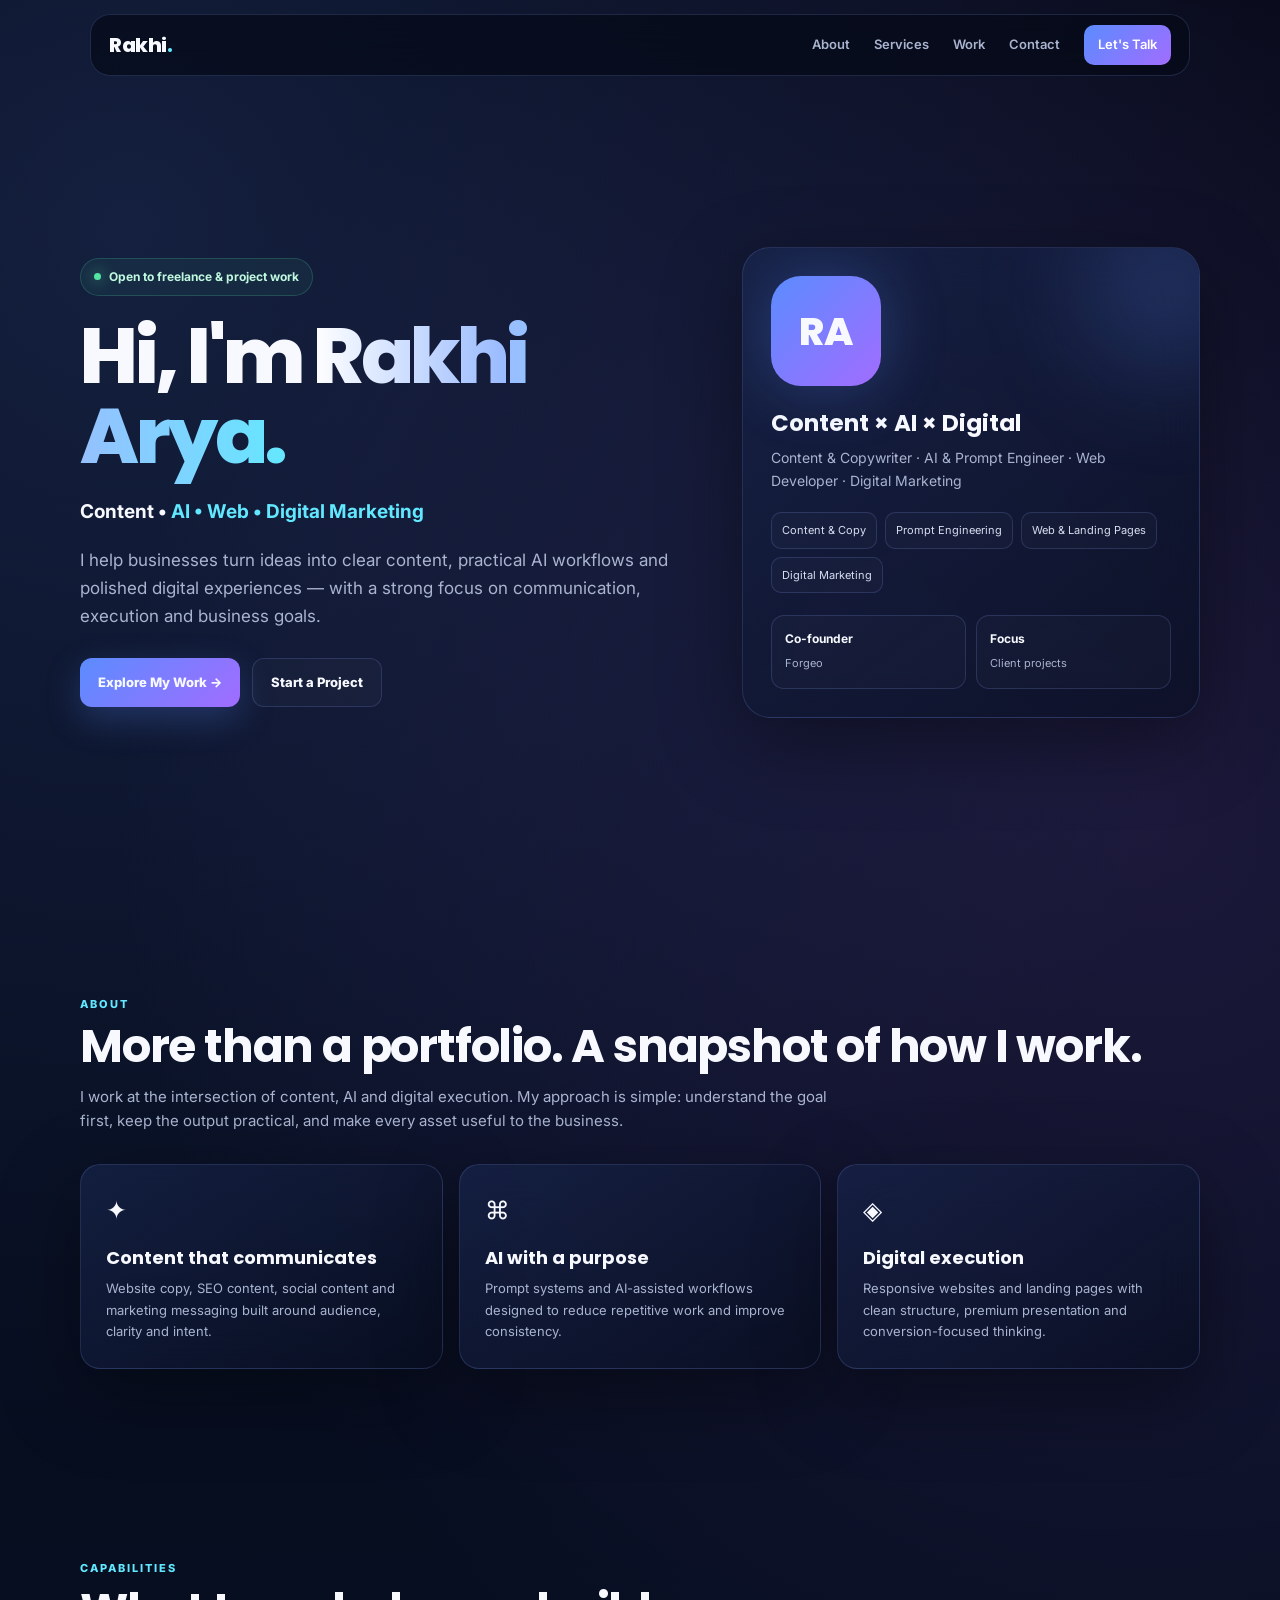
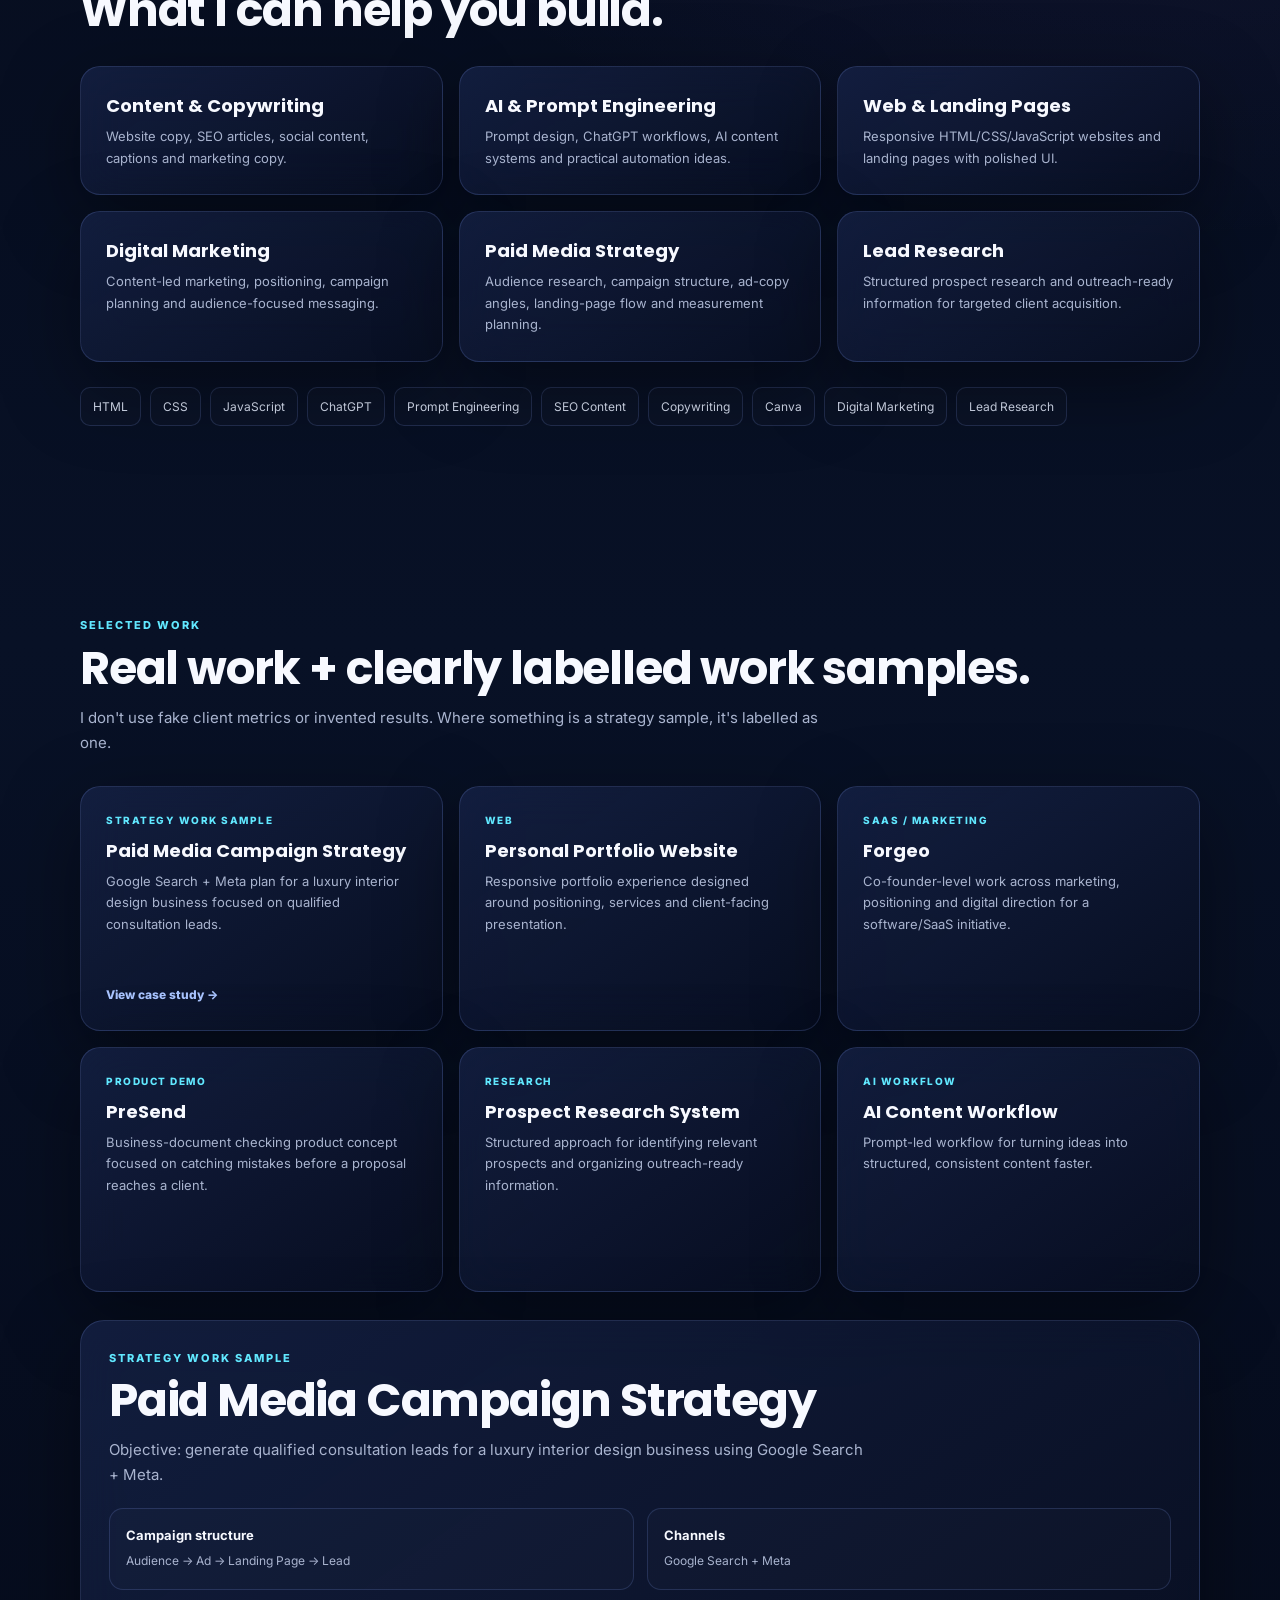
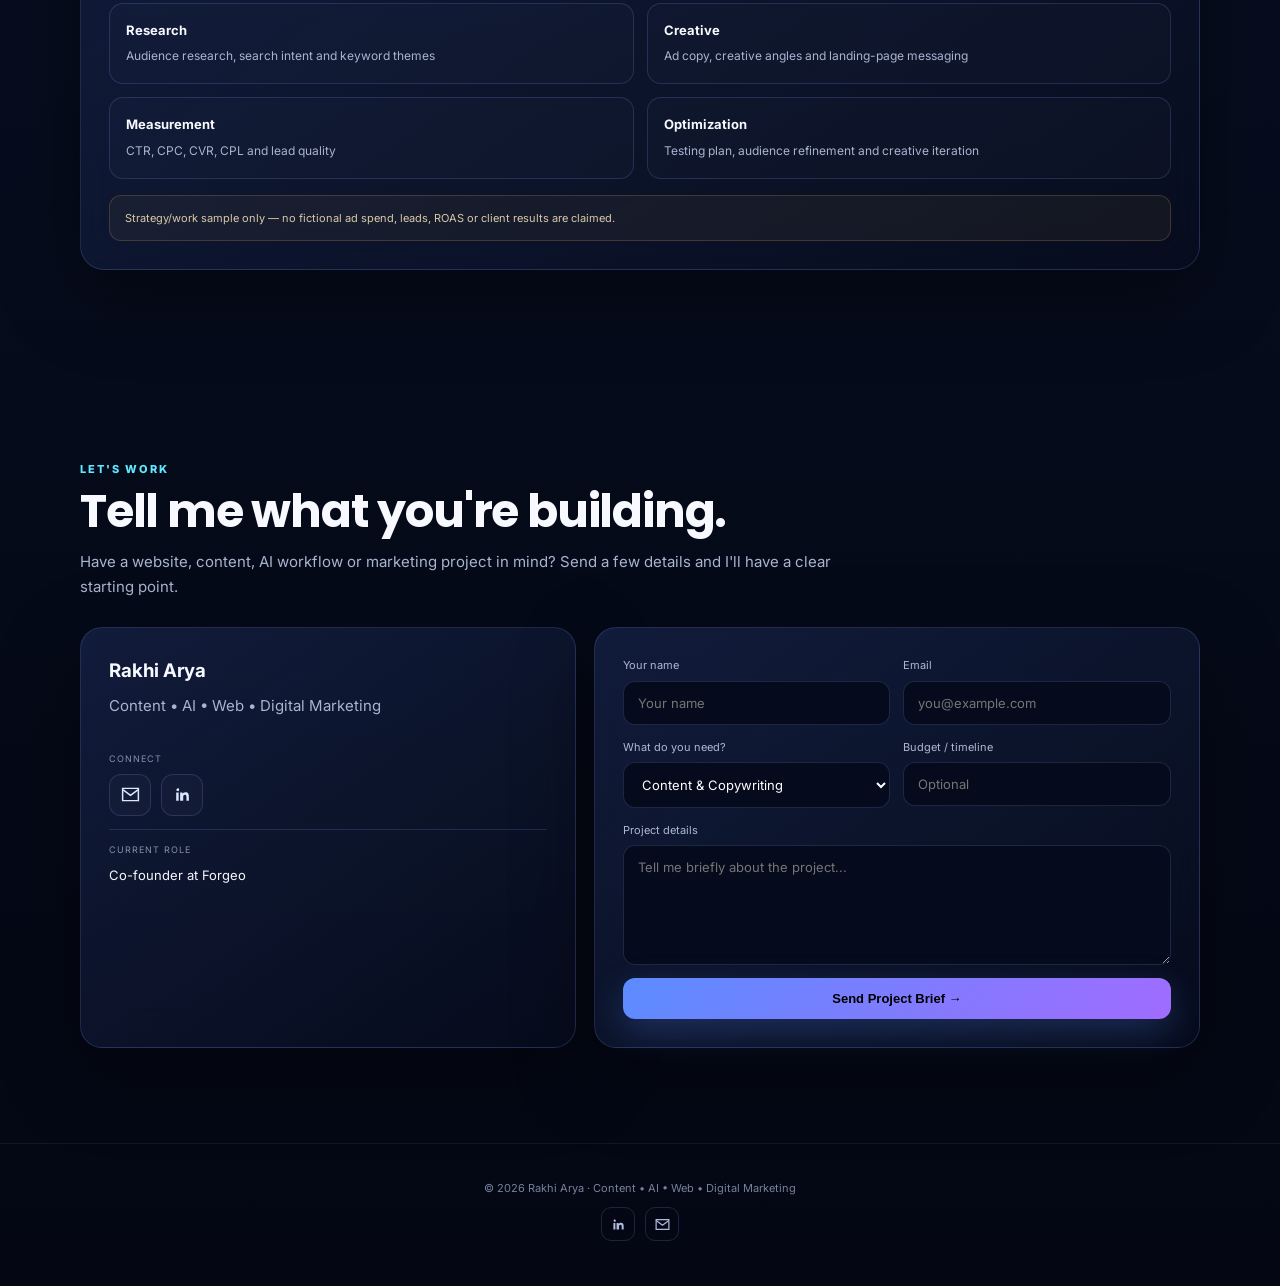
<file: index.html>
<!doctype html>
<html lang="en">
<head>
<meta charset="utf-8"><meta name="viewport" content="width=device-width,initial-scale=1">
<title>Rakhi Arya | Content, AI, Web & Digital Marketing</title>
<meta name="description" content="Rakhi Arya — Content & Copywriter, AI & Prompt Engineer, Web Developer, Digital Marketing and Co-founder at Forgeo.">
<link rel="preconnect" href="https://fonts.googleapis.com"><link rel="preconnect" href="https://fonts.gstatic.com" crossorigin>
<link href="https://fonts.googleapis.com/css2?family=Inter:wght@400;500;600;700;800&family=Poppins:wght@600;700;800&display=swap" rel="stylesheet">
<style>
:root{--bg:#040713;--bg2:#081126;--glass:rgba(13,22,48,.62);--glass2:rgba(20,32,67,.52);--line:rgba(137,166,255,.18);--text:#f7f9ff;--muted:#a9b4cf;--blue:#5b8cff;--cyan:#61e8ff;--purple:#a16cff;--green:#55e5a3;--shadow:0 25px 80px rgba(0,0,0,.38)}
*{box-sizing:border-box;margin:0;padding:0}html{scroll-behavior:smooth}body{font-family:Inter,Arial,sans-serif;color:var(--text);background:radial-gradient(circle at 10% 5%,rgba(91,140,255,.18),transparent 28%),radial-gradient(circle at 90% 18%,rgba(161,108,255,.14),transparent 27%),linear-gradient(180deg,var(--bg),var(--bg2),var(--bg));line-height:1.65;overflow-x:hidden}body:before{content:"";position:fixed;inset:0;pointer-events:none;opacity:.28;background-image:linear-gradient(rgba(255,255,255,.025) 1px,transparent 1px),linear-gradient(90deg,rgba(255,255,255,.025) 1px,transparent 1px);background-size:48px 48px;mask-image:linear-gradient(#000,transparent 80%)}a{text-decoration:none;color:inherit}.wrap{width:min(1120px,92%);margin:auto}.glass{background:linear-gradient(145deg,rgba(24,37,76,.68),rgba(8,14,32,.64));border:1px solid var(--line);backdrop-filter:blur(22px);-webkit-backdrop-filter:blur(22px);box-shadow:var(--shadow)}
nav{position:fixed;z-index:50;top:14px;left:50%;transform:translateX(-50%);width:min(1100px,92%);height:62px;padding:0 18px;border-radius:20px;display:flex;align-items:center;justify-content:space-between;background:rgba(5,9,23,.68);border:1px solid var(--line);backdrop-filter:blur(20px);-webkit-backdrop-filter:blur(20px)}.logo{font:800 20px Poppins;letter-spacing:-.5px}.logo span{color:var(--cyan)}.navlinks{display:flex;gap:24px;align-items:center;color:var(--muted);font-size:13px;font-weight:600}.navlinks a:hover{color:#fff}.nav-cta{padding:9px 14px;border-radius:10px;background:linear-gradient(135deg,var(--blue),var(--purple));color:#fff!important}.hamb{display:none;width:42px;height:40px;border:1px solid var(--line);border-radius:11px;background:#ffffff08;color:#fff;font-size:22px;cursor:pointer}.mobile{display:none;position:absolute;top:70px;left:0;right:0;padding:12px;border-radius:18px;background:rgba(6,11,28,.94);border:1px solid var(--line);backdrop-filter:blur(20px)}.mobile a{display:block;padding:12px 14px;color:#d9e0f4;border-radius:10px}.mobile a:hover{background:#ffffff08}.mobile.show{display:block}
.hero{min-height:100vh;padding:145px 0 80px;display:grid;grid-template-columns:1.14fr .86fr;align-items:center;gap:55px}.status{display:inline-flex;align-items:center;gap:8px;padding:8px 13px;border-radius:999px;border:1px solid rgba(85,229,163,.2);background:rgba(85,229,163,.06);color:#bff8df;font-size:12px;font-weight:700}.dot{width:7px;height:7px;border-radius:50%;background:var(--green);box-shadow:0 0 15px var(--green)}h1{font:800 clamp(48px,7vw,78px)/1.03 Poppins;letter-spacing:-3.5px;margin:20px 0}.gradient{background:linear-gradient(90deg,#fff,#9bbcff 45%,#65e7ff);-webkit-background-clip:text;background-clip:text;color:transparent}.hero-role{font-size:19px;font-weight:700;margin-bottom:18px}.cyan{color:var(--cyan)}.hero-copy{max-width:690px;color:var(--muted);font-size:17px}.hero-actions{display:flex;gap:12px;flex-wrap:wrap;margin-top:28px}.btn{display:inline-flex;align-items:center;justify-content:center;padding:13px 18px;border-radius:12px;border:1px solid var(--line);background:#ffffff06;font-size:13px;font-weight:800;transition:.2s}.btn:hover{transform:translateY(-2px);border-color:#5b8cff66}.primary{border:0;background:linear-gradient(135deg,var(--blue),var(--purple));box-shadow:0 12px 35px rgba(91,140,255,.25)}
.hero-card{padding:28px;border-radius:28px;position:relative;overflow:hidden}.hero-card:before{content:"";position:absolute;width:180px;height:180px;border-radius:50%;background:#5b8cff33;filter:blur(50px);right:-60px;top:-50px}.avatar{position:relative;width:110px;height:110px;border-radius:30px;display:grid;place-items:center;background:linear-gradient(135deg,var(--blue),var(--purple));font:800 39px Poppins;box-shadow:0 0 65px rgba(91,140,255,.3);margin-bottom:20px}.hero-card h3{font:700 23px Poppins}.hero-card p{color:var(--muted);font-size:14px;margin-top:6px}.chips{display:flex;flex-wrap:wrap;gap:8px;margin-top:20px}.chip{font-size:11px;color:#d7def0;padding:8px 10px;border-radius:10px;border:1px solid var(--line);background:#ffffff05}.mini-grid{display:grid;grid-template-columns:1fr 1fr;gap:10px;margin-top:22px}.mini{padding:13px;border-radius:13px;background:#ffffff05;border:1px solid var(--line)}.mini b{display:block;font-size:12px}.mini span{color:var(--muted);font-size:11px}
section{padding:95px 0}.eyebrow{font-size:11px;letter-spacing:2px;text-transform:uppercase;color:var(--cyan);font-weight:800;margin-bottom:8px}h2{font:700 clamp(32px,4vw,46px)/1.12 Poppins;letter-spacing:-1.2px;margin-bottom:12px}.lead{max-width:760px;color:var(--muted);font-size:15px}.grid{display:grid;grid-template-columns:repeat(3,1fr);gap:16px;margin-top:30px}.card{padding:25px;border-radius:20px}.card:hover{transform:translateY(-5px);transition:.22s;border-color:rgba(97,232,255,.28)}.icon{font-size:25px;margin-bottom:13px}.card h3{font:700 18px Poppins;margin-bottom:7px}.card p{font-size:13px;color:var(--muted)}.skills{display:flex;flex-wrap:wrap;gap:9px;margin-top:25px}.skill{padding:9px 12px;border-radius:10px;border:1px solid var(--line);background:#ffffff04;color:#d8e0f2;font-size:12px}
.work-card{min-height:245px;display:flex;flex-direction:column;justify-content:space-between}.type{font-size:10px;letter-spacing:1.5px;text-transform:uppercase;color:var(--cyan);font-weight:800;margin-bottom:9px}.work-link{display:inline-block;margin-top:18px;color:#a9c4ff;font-size:12px;font-weight:800}.case{margin-top:28px;padding:28px;border-radius:24px}.case-grid{display:grid;grid-template-columns:repeat(2,1fr);gap:13px;margin-top:20px}.case-item{padding:16px;border:1px solid var(--line);background:#ffffff04;border-radius:14px}.case-item b{display:block;font-size:13px}.case-item span{font-size:12px;color:var(--muted)}.note{margin-top:16px;padding:13px 15px;border-radius:12px;border:1px solid rgba(255,193,91,.18);background:rgba(255,193,91,.05);font-size:11px;color:#d9c9aa}
.contact-wrap{display:grid;grid-template-columns:.9fr 1.1fr;gap:18px}.contact-card{padding:28px;border-radius:22px}.contact-list{margin-top:20px}.contact-row{padding:13px 0;border-bottom:1px solid var(--line);font-size:13px}.contact-row:last-child{border-bottom:0}.contact-row small{display:block;text-transform:uppercase;letter-spacing:1px;color:#8490ad;font-size:9px;margin-bottom:7px}.contact-icons{display:flex;gap:10px}.icon-link{width:42px;height:42px;display:grid;place-items:center;border:1px solid var(--line);border-radius:12px;background:#ffffff06;color:#dce7ff;transition:.2s}.icon-link:hover{transform:translateY(-2px);border-color:#5b8cff88;color:#fff;background:#ffffff0b}.icon-link svg{width:21px;height:21px}.form{display:grid;grid-template-columns:1fr 1fr;gap:13px}.field{display:flex;flex-direction:column;gap:6px}.field.full{grid-column:1/-1}.field label{font-size:11px;color:#aeb8d0}.field input,.field textarea,.field select{width:100%;padding:13px 14px;border-radius:12px;border:1px solid var(--line);outline:0;background:#050b1c;color:#fff;font:13px Inter}.field textarea{min-height:120px;resize:vertical}.field input:focus,.field textarea:focus,.field select:focus{border-color:#5b8cff88}.form button{cursor:pointer;border:0}
footer{padding:35px 0 45px;border-top:1px solid rgba(255,255,255,.06);text-align:center;color:#77819d;font-size:11px}.social{display:flex;justify-content:center;gap:14px;margin-top:10px;color:#aab5d0}.social a:hover{color:#fff}
.social{display:flex;align-items:center;gap:10px}.social a{display:grid;place-items:center;width:34px;height:34px;border:1px solid var(--line);border-radius:10px;color:#aebce0}.social a:hover{color:#fff;border-color:#5b8cff88}.social svg{width:17px;height:17px}@media(max-width:850px){.navlinks{display:none}.hamb{display:block}.hero{grid-template-columns:1fr;padding-top:125px}.grid{grid-template-columns:1fr 1fr}.contact-wrap{grid-template-columns:1fr}}
@media(max-width:560px){nav{height:58px}.hero{padding-top:110px}.grid,.case-grid,.form{grid-template-columns:1fr}.field.full{grid-column:auto}.hero-copy{font-size:15px}h1{letter-spacing:-2.5px}.hero-card{padding:22px}section{padding:72px 0}.mini-grid{grid-template-columns:1fr 1fr}}
</style></head>
<body>
<nav><a class="logo" href="#top">Rakhi<span>.</span></a><div class="navlinks"><a href="#about">About</a><a href="#services">Services</a><a href="#work">Work</a><a href="#contact">Contact</a><a class="nav-cta" href="#contact">Let's Talk</a></div><button class="hamb" id="hamb">☰</button><div class="mobile" id="mobile"><a href="#about">About</a><a href="#services">Services</a><a href="#work">Work</a><a href="#contact">Contact</a></div></nav>
<main id="top">
<section class="hero wrap"><div><span class="status"><i class="dot"></i> Open to freelance & project work</span><h1>Hi, I'm <span class="gradient">Rakhi Arya.</span></h1><div class="hero-role">Content • <span class="cyan">AI • Web • Digital Marketing</span></div><p class="hero-copy">I help businesses turn ideas into clear content, practical AI workflows and polished digital experiences — with a strong focus on communication, execution and business goals.</p><div class="hero-actions"><a class="btn primary" href="#work">Explore My Work →</a><a class="btn" href="#contact">Start a Project</a></div></div><div class="hero-card glass"><div class="avatar">RA</div><h3>Content × AI × Digital</h3><p>Content & Copywriter · AI & Prompt Engineer · Web Developer · Digital Marketing</p><div class="chips"><span class="chip">Content & Copy</span><span class="chip">Prompt Engineering</span><span class="chip">Web & Landing Pages</span><span class="chip">Digital Marketing</span></div><div class="mini-grid"><div class="mini"><b>Co-founder</b><span>Forgeo</span></div><div class="mini"><b>Focus</b><span>Client projects</span></div></div></div></section>
<section id="about"><div class="wrap"><div class="eyebrow">About</div><h2>More than a portfolio. A snapshot of how I work.</h2><p class="lead">I work at the intersection of content, AI and digital execution. My approach is simple: understand the goal first, keep the output practical, and make every asset useful to the business.</p><div class="grid"><div class="card glass"><div class="icon">✦</div><h3>Content that communicates</h3><p>Website copy, SEO content, social content and marketing messaging built around audience, clarity and intent.</p></div><div class="card glass"><div class="icon">⌘</div><h3>AI with a purpose</h3><p>Prompt systems and AI-assisted workflows designed to reduce repetitive work and improve consistency.</p></div><div class="card glass"><div class="icon">◈</div><h3>Digital execution</h3><p>Responsive websites and landing pages with clean structure, premium presentation and conversion-focused thinking.</p></div></div></div></section>
<section id="services"><div class="wrap"><div class="eyebrow">Capabilities</div><h2>What I can help you build.</h2><div class="grid"><div class="card glass"><h3>Content & Copywriting</h3><p>Website copy, SEO articles, social content, captions and marketing copy.</p></div><div class="card glass"><h3>AI & Prompt Engineering</h3><p>Prompt design, ChatGPT workflows, AI content systems and practical automation ideas.</p></div><div class="card glass"><h3>Web & Landing Pages</h3><p>Responsive HTML/CSS/JavaScript websites and landing pages with polished UI.</p></div><div class="card glass"><h3>Digital Marketing</h3><p>Content-led marketing, positioning, campaign planning and audience-focused messaging.</p></div><div class="card glass"><h3>Paid Media Strategy</h3><p>Audience research, campaign structure, ad-copy angles, landing-page flow and measurement planning.</p></div><div class="card glass"><h3>Lead Research</h3><p>Structured prospect research and outreach-ready information for targeted client acquisition.</p></div></div><div class="skills"><span class="skill">HTML</span><span class="skill">CSS</span><span class="skill">JavaScript</span><span class="skill">ChatGPT</span><span class="skill">Prompt Engineering</span><span class="skill">SEO Content</span><span class="skill">Copywriting</span><span class="skill">Canva</span><span class="skill">Digital Marketing</span><span class="skill">Lead Research</span></div></div></section>
<section id="work"><div class="wrap"><div class="eyebrow">Selected work</div><h2>Real work + clearly labelled work samples.</h2><p class="lead">I don't use fake client metrics or invented results. Where something is a strategy sample, it's labelled as one.</p><div class="grid"><div class="card glass work-card"><div><div class="type">Strategy Work Sample</div><h3>Paid Media Campaign Strategy</h3><p>Google Search + Meta plan for a luxury interior design business focused on qualified consultation leads.</p></div><a class="work-link" href="#paid-media">View case study →</a></div><div class="card glass work-card"><div><div class="type">Web</div><h3>Personal Portfolio Website</h3><p>Responsive portfolio experience designed around positioning, services and client-facing presentation.</p></div></div><div class="card glass work-card"><div><div class="type">SaaS / Marketing</div><h3>Forgeo</h3><p>Co-founder-level work across marketing, positioning and digital direction for a software/SaaS initiative.</p></div></div><div class="card glass work-card"><div><div class="type">Product Demo</div><h3>PreSend</h3><p>Business-document checking product concept focused on catching mistakes before a proposal reaches a client.</p></div></div><div class="card glass work-card"><div><div class="type">Research</div><h3>Prospect Research System</h3><p>Structured approach for identifying relevant prospects and organizing outreach-ready information.</p></div></div><div class="card glass work-card"><div><div class="type">AI Workflow</div><h3>AI Content Workflow</h3><p>Prompt-led workflow for turning ideas into structured, consistent content faster.</p></div></div></div>
<div class="case glass" id="paid-media"><div class="eyebrow">Strategy work sample</div><h2>Paid Media Campaign Strategy</h2><p class="lead">Objective: generate qualified consultation leads for a luxury interior design business using Google Search + Meta.</p><div class="case-grid"><div class="case-item"><b>Campaign structure</b><span>Audience → Ad → Landing Page → Lead</span></div><div class="case-item"><b>Channels</b><span>Google Search + Meta</span></div><div class="case-item"><b>Research</b><span>Audience research, search intent and keyword themes</span></div><div class="case-item"><b>Creative</b><span>Ad copy, creative angles and landing-page messaging</span></div><div class="case-item"><b>Measurement</b><span>CTR, CPC, CVR, CPL and lead quality</span></div><div class="case-item"><b>Optimization</b><span>Testing plan, audience refinement and creative iteration</span></div></div><div class="note">Strategy/work sample only — no fictional ad spend, leads, ROAS or client results are claimed.</div></div></div></section>
<section id="contact"><div class="wrap"><div class="eyebrow">Let's work</div><h2>Tell me what you're building.</h2><p class="lead">Have a website, content, AI workflow or marketing project in mind? Send a few details and I'll have a clear starting point.</p><div class="contact-wrap" style="margin-top:28px"><div class="contact-card glass"><h3>Rakhi Arya</h3><p class="lead" style="margin-top:7px">Content • AI • Web • Digital Marketing</p><div class="contact-list"><div class="contact-row"><small>Connect</small><div class="contact-icons"><a class="icon-link" href="mailto:gudiya1832005@gmail.com" aria-label="Email Rakhi" title="Email Rakhi"><svg viewBox="0 0 24 24" aria-hidden="true"><path d="M3 5h18v14H3z" fill="none" stroke="currentColor" stroke-width="1.7"/><path d="m4 7 8 6 8-6" fill="none" stroke="currentColor" stroke-width="1.7" stroke-linecap="round" stroke-linejoin="round"/></svg></a><a class="icon-link" href="https://www.linkedin.com/in/rakhi-arya-70821b373/" target="_blank" rel="noopener" aria-label="Rakhi on LinkedIn" title="LinkedIn"><svg viewBox="0 0 24 24" aria-hidden="true"><path d="M6.2 8.1A1.6 1.6 0 1 0 6.2 5a1.6 1.6 0 0 0 0 3.1ZM4.8 9.8h2.8V19H4.8zM9.3 9.8H12v1.3h.1c.4-.8 1.4-1.7 3.2-1.7 3.4 0 4 2.2 4 5.1V19h-2.8v-4c0-1 0-2.8-1.7-2.8s-2 1.3-2 2.7V19H9.3z" fill="currentColor"/></svg></a></div></div><div class="contact-row"><small>Current role</small>Co-founder at Forgeo</div></div></div><div class="contact-card glass"><form class="form" id="projectForm"><div class="field"><label>Your name</label><input id="name" required placeholder="Your name"></div><div class="field"><label>Email</label><input id="email" type="email" required placeholder="you@example.com"></div><div class="field"><label>What do you need?</label><select id="service"><option>Content & Copywriting</option><option>AI / Prompt Engineering</option><option>Website / Landing Page</option><option>Digital Marketing</option><option>Paid Media Strategy</option><option>Lead Research</option><option>Other</option></select></div><div class="field"><label>Budget / timeline</label><input id="budget" placeholder="Optional"></div><div class="field full"><label>Project details</label><textarea id="details" required placeholder="Tell me briefly about the project..."></textarea></div><div class="field full"><button class="btn primary" type="submit">Send Project Brief →</button></div></form></div></div></div></section>
</main><footer>© 2026 Rakhi Arya · Content • AI • Web • Digital Marketing<div class="social"><a href="https://www.linkedin.com/in/rakhi-arya-70821b373/" target="_blank" rel="noopener" aria-label="LinkedIn" title="LinkedIn"><svg viewBox="0 0 24 24" aria-hidden="true"><path d="M6.2 8.1A1.6 1.6 0 1 0 6.2 5a1.6 1.6 0 0 0 0 3.1ZM4.8 9.8h2.8V19H4.8zM9.3 9.8H12v1.3h.1c.4-.8 1.4-1.7 3.2-1.7 3.4 0 4 2.2 4 5.1V19h-2.8v-4c0-1 0-2.8-1.7-2.8s-2 1.3-2 2.7V19H9.3z" fill="currentColor"/></svg></a><a href="mailto:gudiya1832005@gmail.com" aria-label="Email" title="Email"><svg viewBox="0 0 24 24" aria-hidden="true"><path d="M3 5h18v14H3z" fill="none" stroke="currentColor" stroke-width="1.7"/><path d="m4 7 8 6 8-6" fill="none" stroke="currentColor" stroke-width="1.7" stroke-linecap="round" stroke-linejoin="round"/></svg></a></div></footer>
<script>const h=document.getElementById('hamb'),m=document.getElementById('mobile');h.onclick=()=>m.classList.toggle('show');document.querySelectorAll('.mobile a').forEach(a=>a.onclick=()=>m.classList.remove('show'));document.getElementById('projectForm').addEventListener('submit',e=>{e.preventDefault();const n=document.getElementById('name').value,em=document.getElementById('email').value,s=document.getElementById('service').value,b=document.getElementById('budget').value,d=document.getElementById('details').value;const sub=encodeURIComponent('Portfolio Project Inquiry — '+s);const body=encodeURIComponent('Name: '+n+'\nEmail: '+em+'\nService: '+s+'\nBudget/Timeline: '+b+'\n\nProject details:\n'+d);location.href='mailto:gudiya1832005@gmail.com?subject='+sub+'&body='+body});</script>
</body></html>
</file>
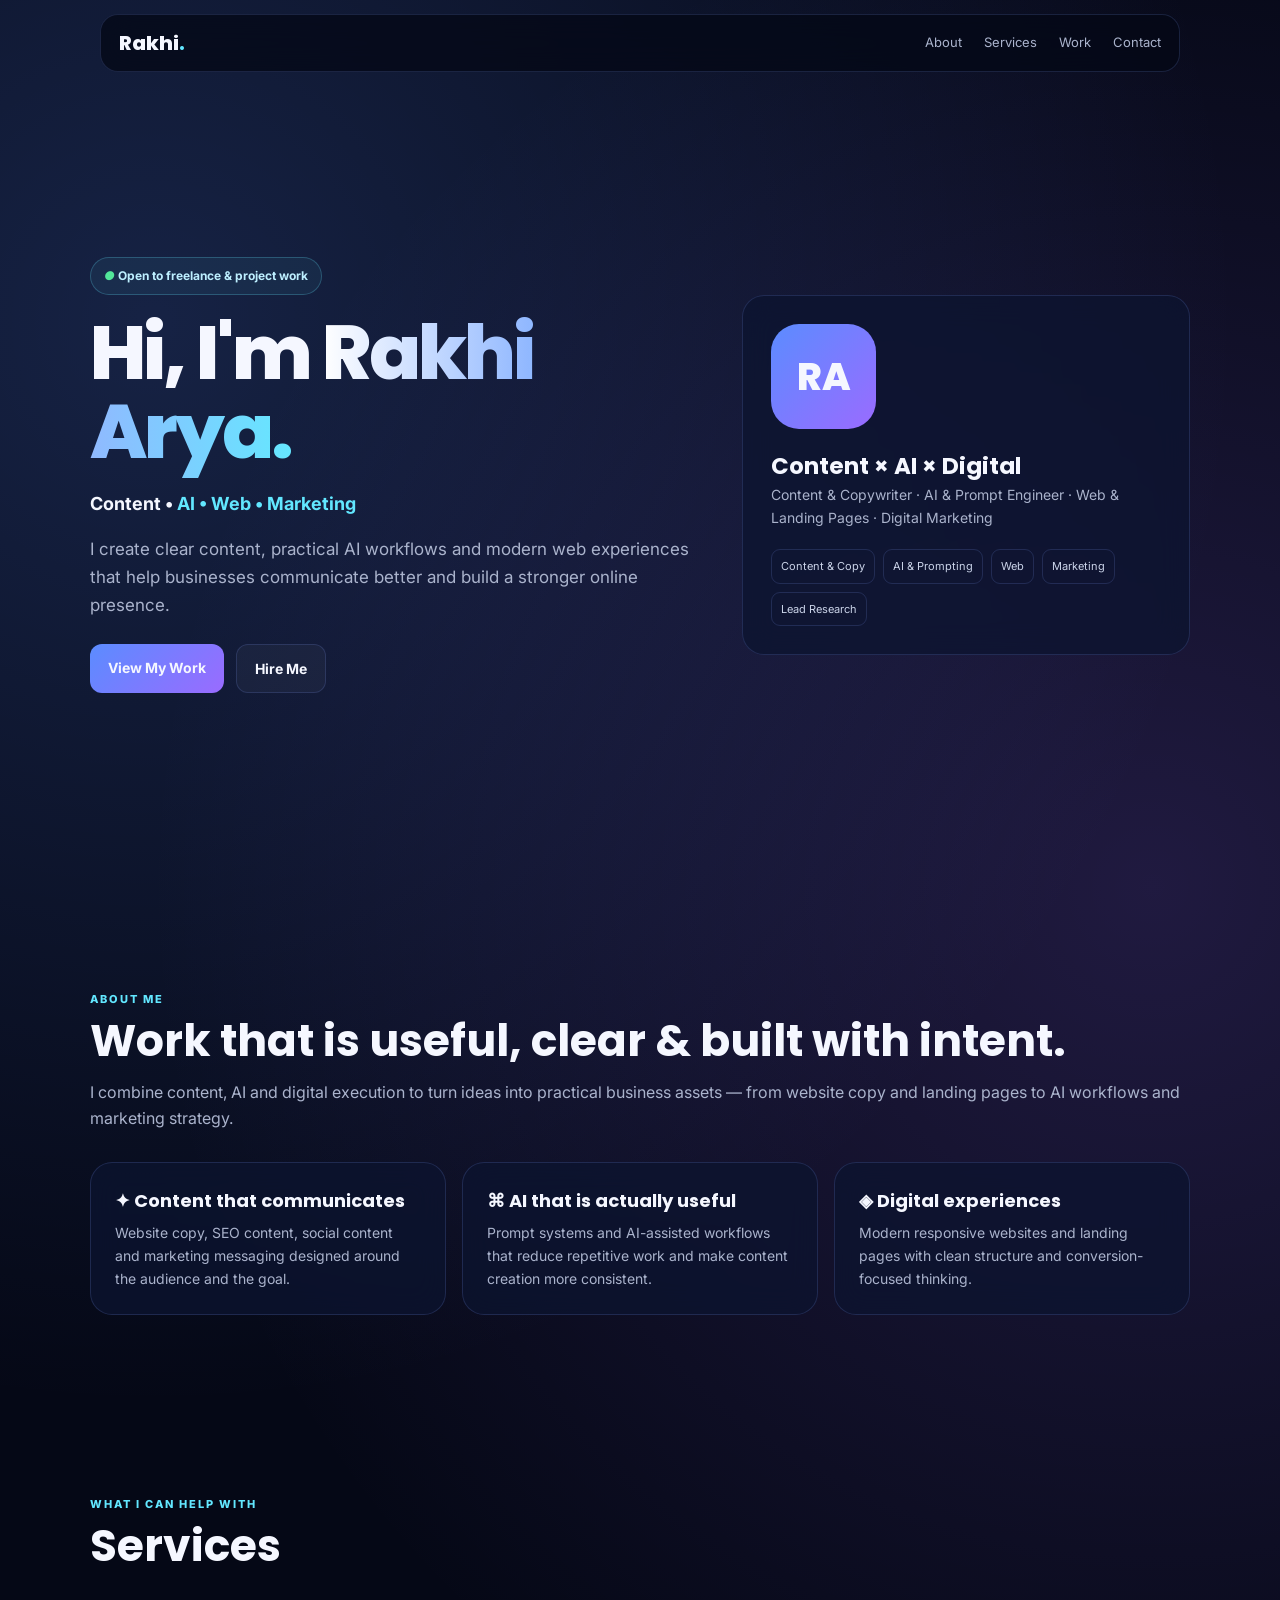
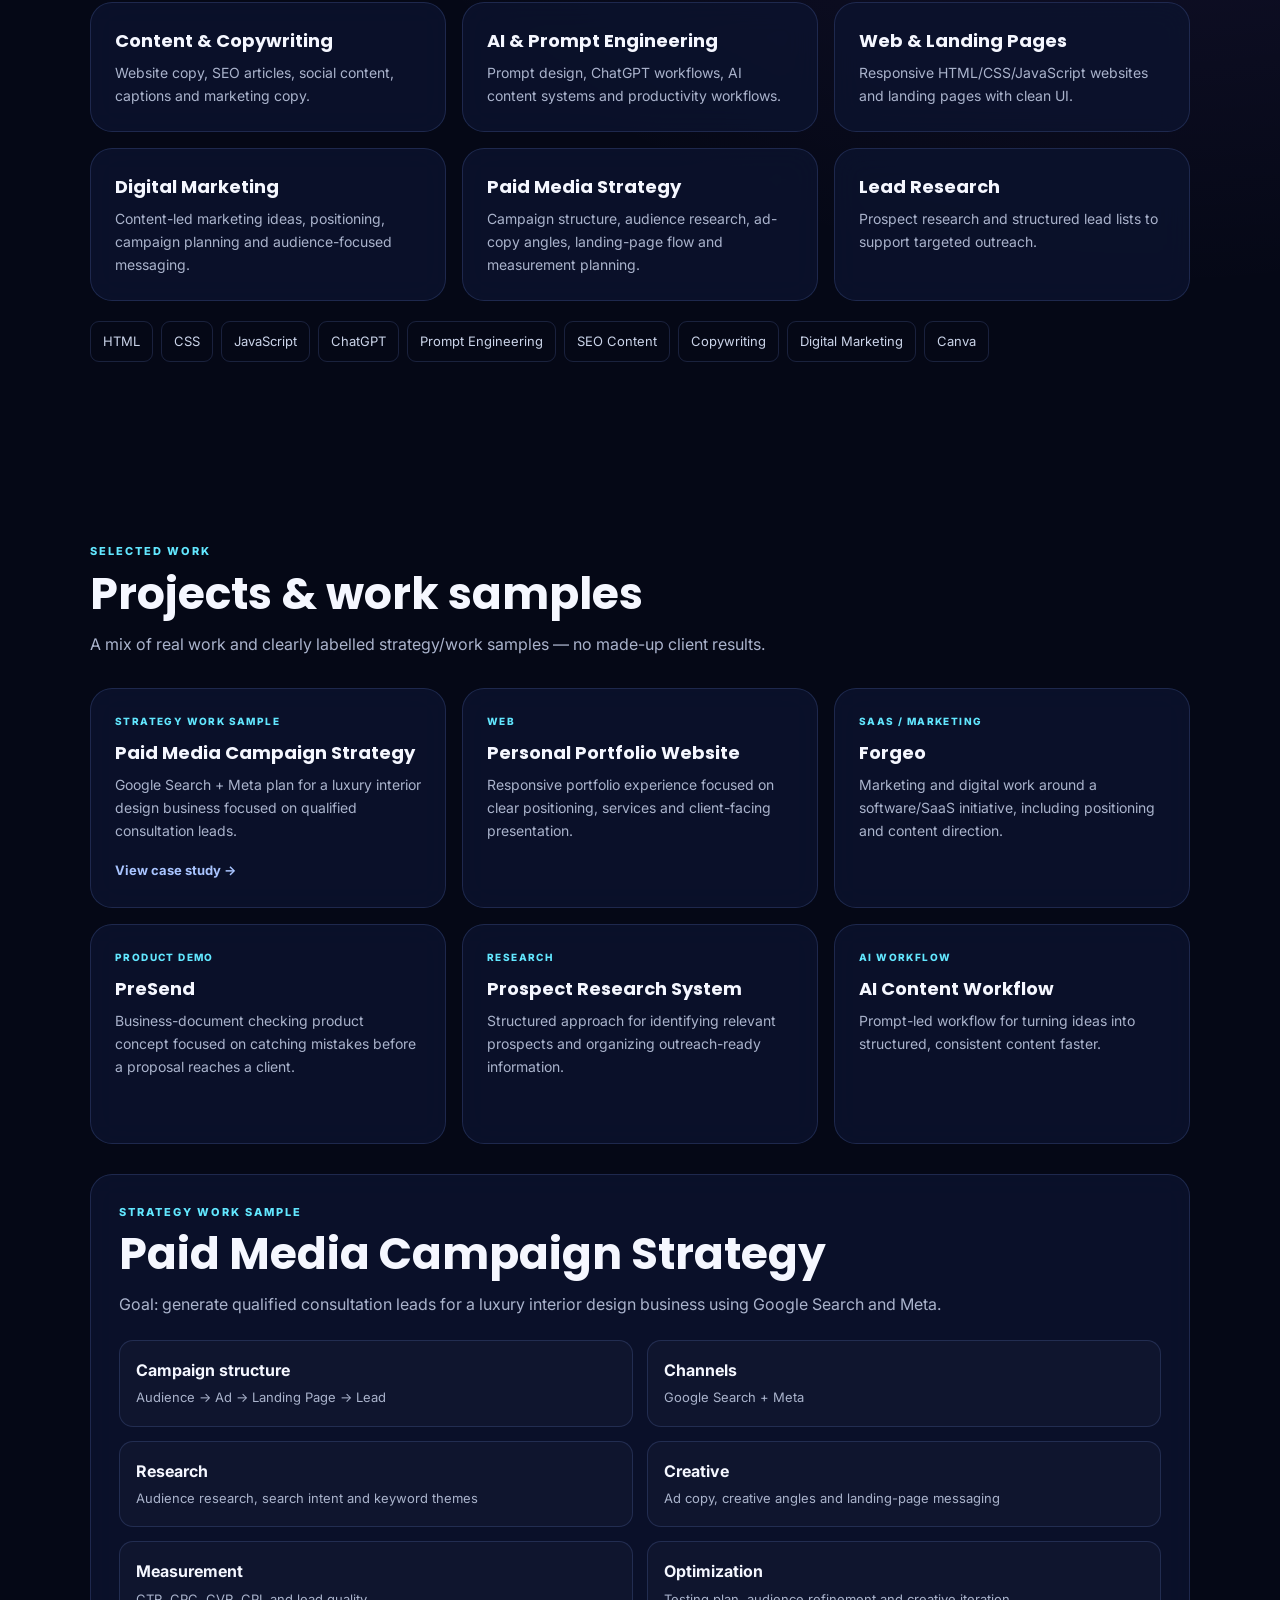
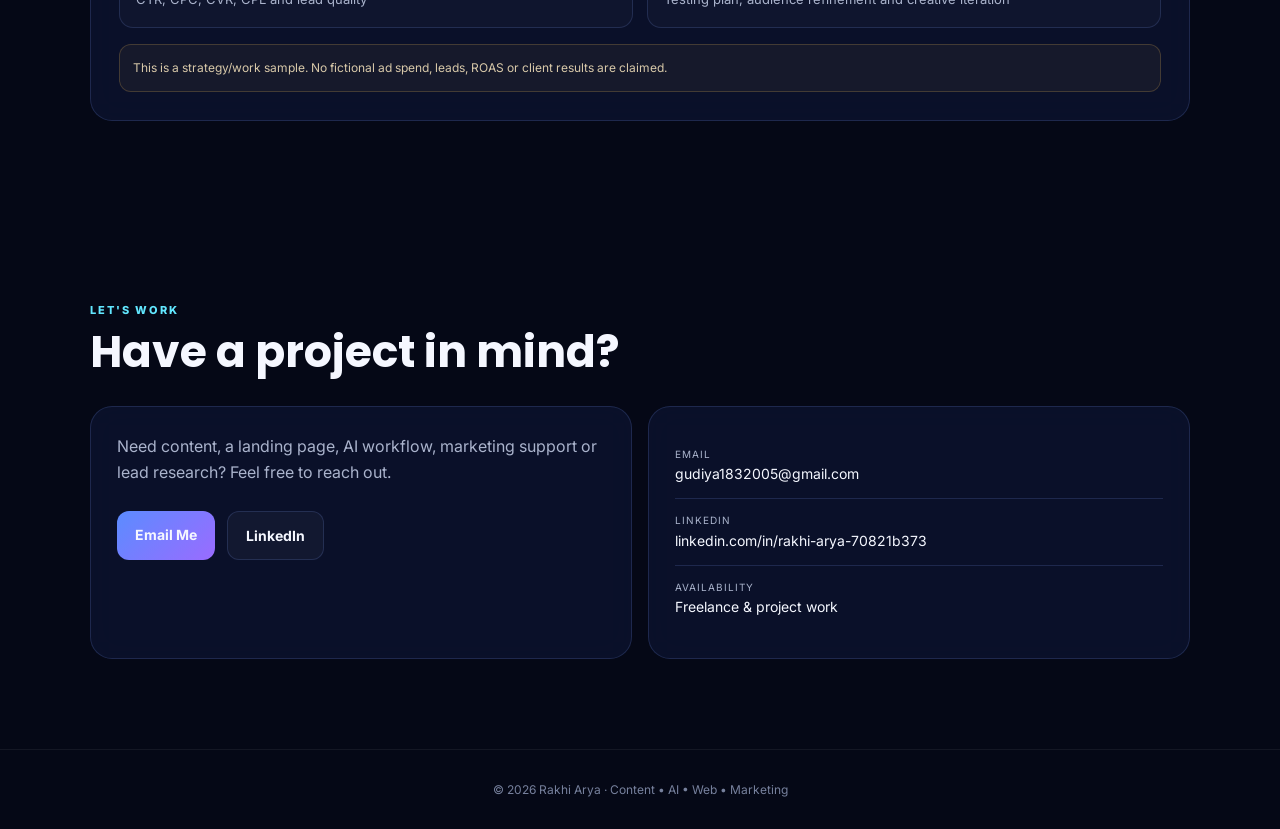
<file: index-1.html>
<!doctype html>
<html lang="en">
<head>
<meta charset="UTF-8"><meta name="viewport" content="width=device-width,initial-scale=1.0">
<title>Rakhi Arya | Content • AI • Web</title>
<link rel="preconnect" href="https://fonts.googleapis.com"><link rel="preconnect" href="https://fonts.gstatic.com" crossorigin>
<link href="https://fonts.googleapis.com/css2?family=Inter:wght@400;500;600;700;800&family=Poppins:wght@600;700;800&display=swap" rel="stylesheet">
<style>
:root{--bg:#050816;--card:rgba(13,21,48,.76);--line:rgba(130,160,255,.17);--text:#f5f7ff;--muted:#aab3cc;--blue:#5b8cff;--cyan:#62e7ff;--purple:#9a6bff}*{box-sizing:border-box;margin:0;padding:0}html{scroll-behavior:smooth}body{font-family:Inter,Arial,sans-serif;background:radial-gradient(circle at 12% 8%,rgba(91,140,255,.2),transparent 28%),radial-gradient(circle at 90% 22%,rgba(154,107,255,.18),transparent 30%),var(--bg);color:var(--text);line-height:1.65}a{color:inherit;text-decoration:none}.wrap{width:min(1100px,92%);margin:auto}nav{position:fixed;top:14px;left:50%;transform:translateX(-50%);width:min(1080px,92%);z-index:10;padding:13px 18px;border:1px solid var(--line);border-radius:18px;background:rgba(5,8,22,.78);backdrop-filter:blur(16px);display:flex;justify-content:space-between;align-items:center}.logo{font:800 20px Poppins}.logo span,.eyebrow,.role span{color:var(--cyan)}.links{display:flex;gap:22px;color:var(--muted);font-size:13px}.hero{min-height:100vh;display:grid;grid-template-columns:1.15fr .85fr;gap:45px;align-items:center;padding:125px 0 75px}.pill{display:inline-block;padding:8px 13px;border:1px solid rgba(98,231,255,.24);background:rgba(98,231,255,.06);border-radius:999px;color:#bdefff;font-size:12px;font-weight:700}.pill i{color:#52e69a}.hero h1{font:800 clamp(44px,7vw,76px)/1.04 Poppins;letter-spacing:-3px;margin:18px 0}.grad{background:linear-gradient(90deg,#fff,#91b8ff,#65e7ff);-webkit-background-clip:text;background-clip:text;color:transparent}.role{font-size:18px;font-weight:700;margin:16px 0}.hero p,.lead{color:var(--muted)}.hero p{font-size:17px;max-width:650px}.buttons{display:flex;gap:12px;flex-wrap:wrap;margin-top:25px}.btn{padding:12px 18px;border:1px solid var(--line);border-radius:12px;background:rgba(255,255,255,.035);font-size:14px;font-weight:700}.btn.primary{background:linear-gradient(135deg,var(--blue),var(--purple));border:0}.profile,.card,.case,.contactbox{border:1px solid var(--line);background:var(--card);backdrop-filter:blur(15px);border-radius:22px}.profile{padding:28px}.avatar{width:105px;height:105px;border-radius:28px;display:grid;place-items:center;background:linear-gradient(135deg,var(--blue),var(--purple));font:800 38px Poppins;margin-bottom:20px}.profile h3{font:700 23px Poppins}.profile p,.card p{color:var(--muted);font-size:14px}.tags,.skills{display:flex;flex-wrap:wrap;gap:8px;margin-top:20px}.tag,.skill{border:1px solid var(--line);padding:7px 9px;border-radius:9px;color:#cbd4e9;font-size:11px}.skill{font-size:13px;padding:9px 12px}section{padding:90px 0}.eyebrow{text-transform:uppercase;letter-spacing:2px;font-size:11px;font-weight:800}h2{font:700 clamp(30px,4vw,44px)/1.15 Poppins;margin:8px 0 12px}.grid{display:grid;grid-template-columns:repeat(3,1fr);gap:16px;margin-top:30px}.card{padding:24px}.card h3{font:700 18px Poppins;margin-bottom:7px}.project{min-height:220px}.type{color:var(--cyan);font-size:10px;font-weight:800;letter-spacing:1.4px;text-transform:uppercase;margin-bottom:10px}.project a{display:inline-block;margin-top:18px;color:#a9c4ff;font-size:13px;font-weight:700}.case{padding:28px;margin-top:30px}.casegrid{display:grid;grid-template-columns:1fr 1fr;gap:14px;margin-top:22px}.caseitem{padding:16px;border:1px solid var(--line);border-radius:14px;background:rgba(255,255,255,.025)}.caseitem b{display:block}.caseitem span{color:var(--muted);font-size:13px}.note{margin-top:16px;padding:13px;border:1px solid rgba(255,193,91,.2);background:rgba(255,193,91,.05);border-radius:12px;color:#d9c9aa;font-size:12px}.contact{display:grid;grid-template-columns:1fr 1fr;gap:16px;margin-top:28px}.contactbox{padding:26px}.row{padding:13px 0;border-bottom:1px solid var(--line);font-size:14px}.row:last-child{border:0}.row small{display:block;color:var(--muted);font-size:10px;text-transform:uppercase;letter-spacing:1px}footer{text-align:center;color:#77819d;font-size:12px;padding:30px;border-top:1px solid rgba(255,255,255,.06)}@media(max-width:800px){.links{display:none}.hero{grid-template-columns:1fr;padding-top:115px}.grid{grid-template-columns:1fr 1fr}.contact{grid-template-columns:1fr}}@media(max-width:550px){.grid,.casegrid{grid-template-columns:1fr}section{padding:70px 0}.hero h1{letter-spacing:-2px}}
</style>
</head>
<body>
<nav><a class="logo" href="#top">Rakhi<span>.</span></a><div class="links"><a href="#about">About</a><a href="#services">Services</a><a href="#work">Work</a><a href="#contact">Contact</a></div></nav>
<main id="top">
<section class="hero wrap"><div><div class="pill"><i>●</i> Open to freelance & project work</div><h1>Hi, I'm <span class="grad">Rakhi Arya.</span></h1><div class="role">Content • <span>AI • Web • Marketing</span></div><p>I create clear content, practical AI workflows and modern web experiences that help businesses communicate better and build a stronger online presence.</p><div class="buttons"><a class="btn primary" href="#work">View My Work</a><a class="btn" href="#contact">Hire Me</a></div></div><div class="profile"><div class="avatar">RA</div><h3>Content × AI × Digital</h3><p>Content & Copywriter · AI & Prompt Engineer · Web & Landing Pages · Digital Marketing</p><div class="tags"><span class="tag">Content & Copy</span><span class="tag">AI & Prompting</span><span class="tag">Web</span><span class="tag">Marketing</span><span class="tag">Lead Research</span></div></div></section>
<section id="about"><div class="wrap"><div class="eyebrow">About me</div><h2>Work that is useful, clear & built with intent.</h2><p class="lead">I combine content, AI and digital execution to turn ideas into practical business assets — from website copy and landing pages to AI workflows and marketing strategy.</p><div class="grid"><div class="card"><h3>✦ Content that communicates</h3><p>Website copy, SEO content, social content and marketing messaging designed around the audience and the goal.</p></div><div class="card"><h3>⌘ AI that is actually useful</h3><p>Prompt systems and AI-assisted workflows that reduce repetitive work and make content creation more consistent.</p></div><div class="card"><h3>◈ Digital experiences</h3><p>Modern responsive websites and landing pages with clean structure and conversion-focused thinking.</p></div></div></div></section>
<section id="services"><div class="wrap"><div class="eyebrow">What I can help with</div><h2>Services</h2><div class="grid"><div class="card"><h3>Content & Copywriting</h3><p>Website copy, SEO articles, social content, captions and marketing copy.</p></div><div class="card"><h3>AI & Prompt Engineering</h3><p>Prompt design, ChatGPT workflows, AI content systems and productivity workflows.</p></div><div class="card"><h3>Web & Landing Pages</h3><p>Responsive HTML/CSS/JavaScript websites and landing pages with clean UI.</p></div><div class="card"><h3>Digital Marketing</h3><p>Content-led marketing ideas, positioning, campaign planning and audience-focused messaging.</p></div><div class="card"><h3>Paid Media Strategy</h3><p>Campaign structure, audience research, ad-copy angles, landing-page flow and measurement planning.</p></div><div class="card"><h3>Lead Research</h3><p>Prospect research and structured lead lists to support targeted outreach.</p></div></div><div class="skills"><span class="skill">HTML</span><span class="skill">CSS</span><span class="skill">JavaScript</span><span class="skill">ChatGPT</span><span class="skill">Prompt Engineering</span><span class="skill">SEO Content</span><span class="skill">Copywriting</span><span class="skill">Digital Marketing</span><span class="skill">Canva</span></div></div></section>
<section id="work"><div class="wrap"><div class="eyebrow">Selected work</div><h2>Projects & work samples</h2><p class="lead">A mix of real work and clearly labelled strategy/work samples — no made-up client results.</p><div class="grid"><div class="card project"><div><div class="type">Strategy Work Sample</div><h3>Paid Media Campaign Strategy</h3><p>Google Search + Meta plan for a luxury interior design business focused on qualified consultation leads.</p></div><a href="#paid-media">View case study →</a></div><div class="card project"><div><div class="type">Web</div><h3>Personal Portfolio Website</h3><p>Responsive portfolio experience focused on clear positioning, services and client-facing presentation.</p></div></div><div class="card project"><div><div class="type">SaaS / Marketing</div><h3>Forgeo</h3><p>Marketing and digital work around a software/SaaS initiative, including positioning and content direction.</p></div></div><div class="card project"><div><div class="type">Product Demo</div><h3>PreSend</h3><p>Business-document checking product concept focused on catching mistakes before a proposal reaches a client.</p></div></div><div class="card project"><div><div class="type">Research</div><h3>Prospect Research System</h3><p>Structured approach for identifying relevant prospects and organizing outreach-ready information.</p></div></div><div class="card project"><div><div class="type">AI Workflow</div><h3>AI Content Workflow</h3><p>Prompt-led workflow for turning ideas into structured, consistent content faster.</p></div></div></div><div class="case" id="paid-media"><div class="eyebrow">Strategy work sample</div><h2>Paid Media Campaign Strategy</h2><p class="lead">Goal: generate qualified consultation leads for a luxury interior design business using Google Search and Meta.</p><div class="casegrid"><div class="caseitem"><b>Campaign structure</b><span>Audience → Ad → Landing Page → Lead</span></div><div class="caseitem"><b>Channels</b><span>Google Search + Meta</span></div><div class="caseitem"><b>Research</b><span>Audience research, search intent and keyword themes</span></div><div class="caseitem"><b>Creative</b><span>Ad copy, creative angles and landing-page messaging</span></div><div class="caseitem"><b>Measurement</b><span>CTR, CPC, CVR, CPL and lead quality</span></div><div class="caseitem"><b>Optimization</b><span>Testing plan, audience refinement and creative iteration</span></div></div><div class="note">This is a strategy/work sample. No fictional ad spend, leads, ROAS or client results are claimed.</div></div></div></section>
<section id="contact"><div class="wrap"><div class="eyebrow">Let's work</div><h2>Have a project in mind?</h2><div class="contact"><div class="contactbox"><p class="lead">Need content, a landing page, AI workflow, marketing support or lead research? Feel free to reach out.</p><div class="buttons"><a class="btn primary" href="mailto:gudiya1832005@gmail.com">Email Me</a><a class="btn" href="https://www.linkedin.com/in/rakhi-arya-70821b373/" target="_blank">LinkedIn</a></div></div><div class="contactbox"><div class="row"><small>Email</small>gudiya1832005@gmail.com</div><div class="row"><small>LinkedIn</small>linkedin.com/in/rakhi-arya-70821b373</div><div class="row"><small>Availability</small>Freelance & project work</div></div></div></div></section>
</main><footer>© 2026 Rakhi Arya · Content • AI • Web • Marketing</footer></body></html>
</file>
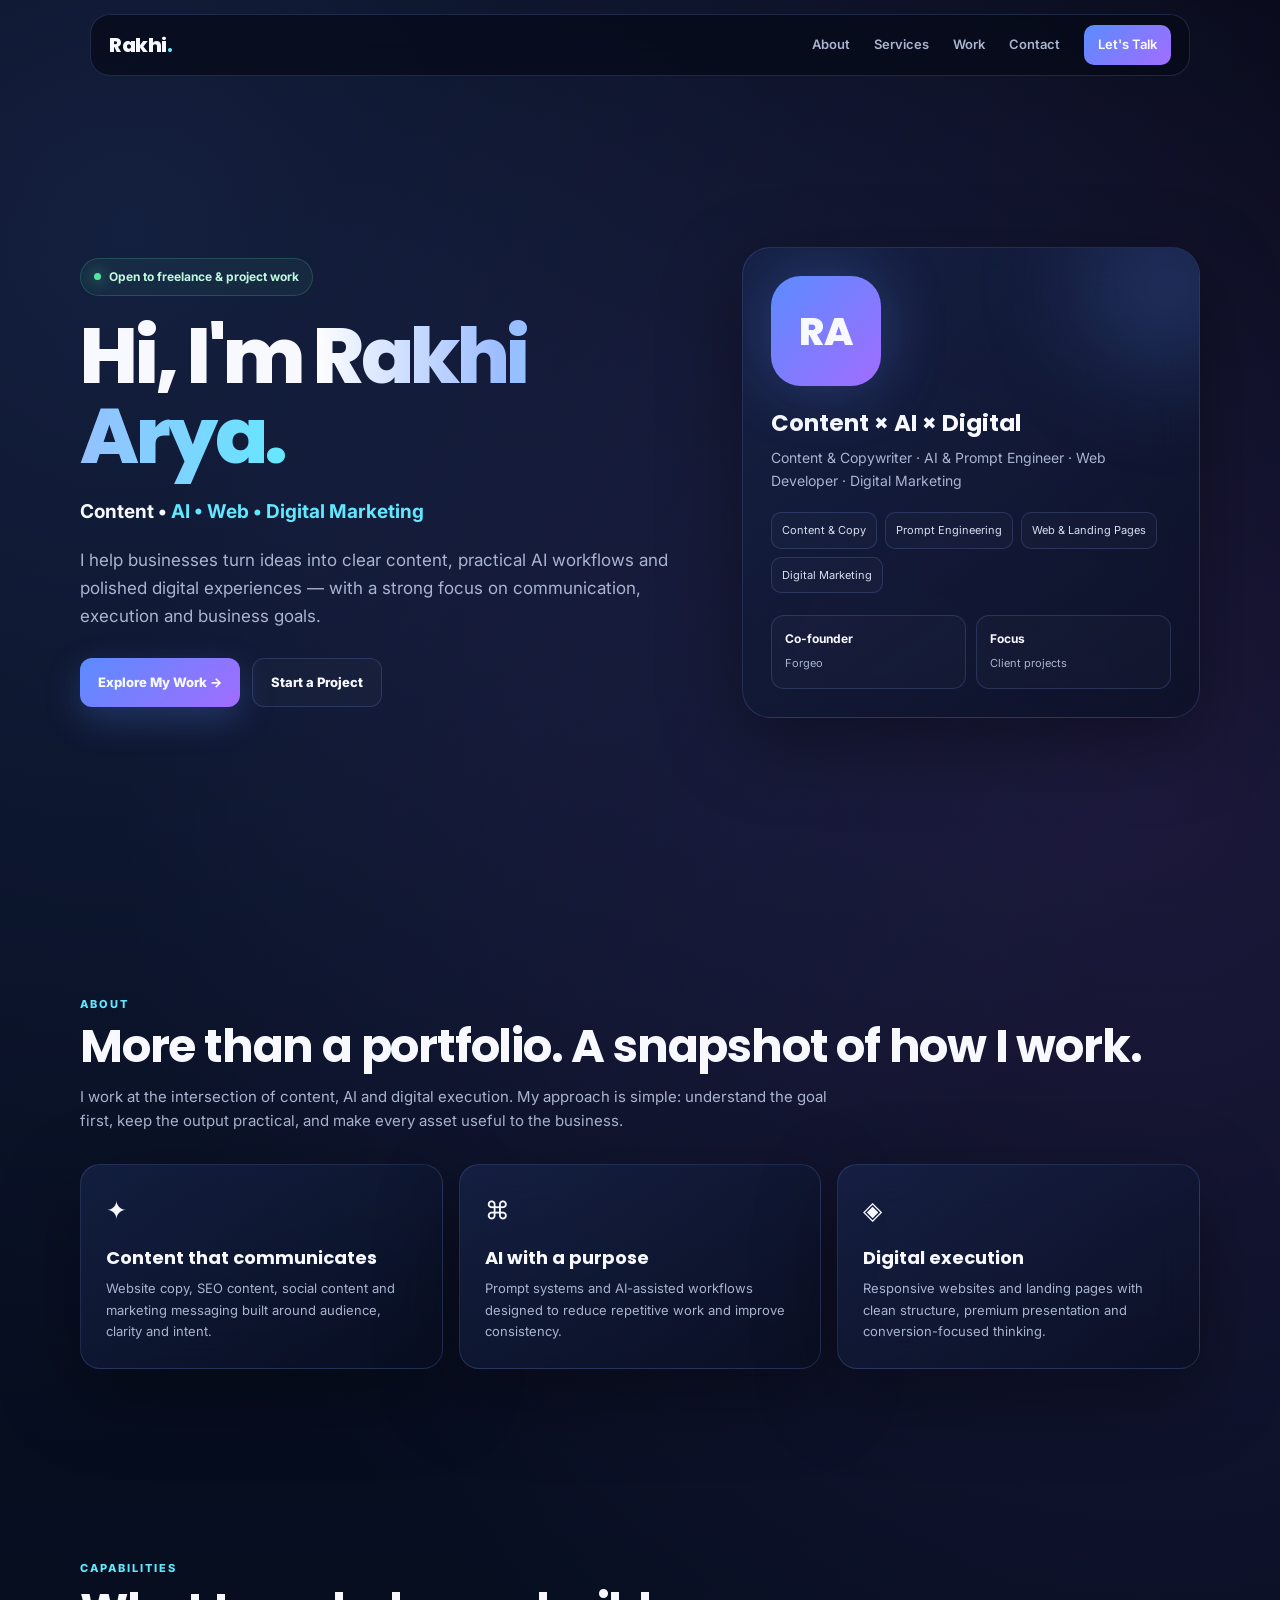
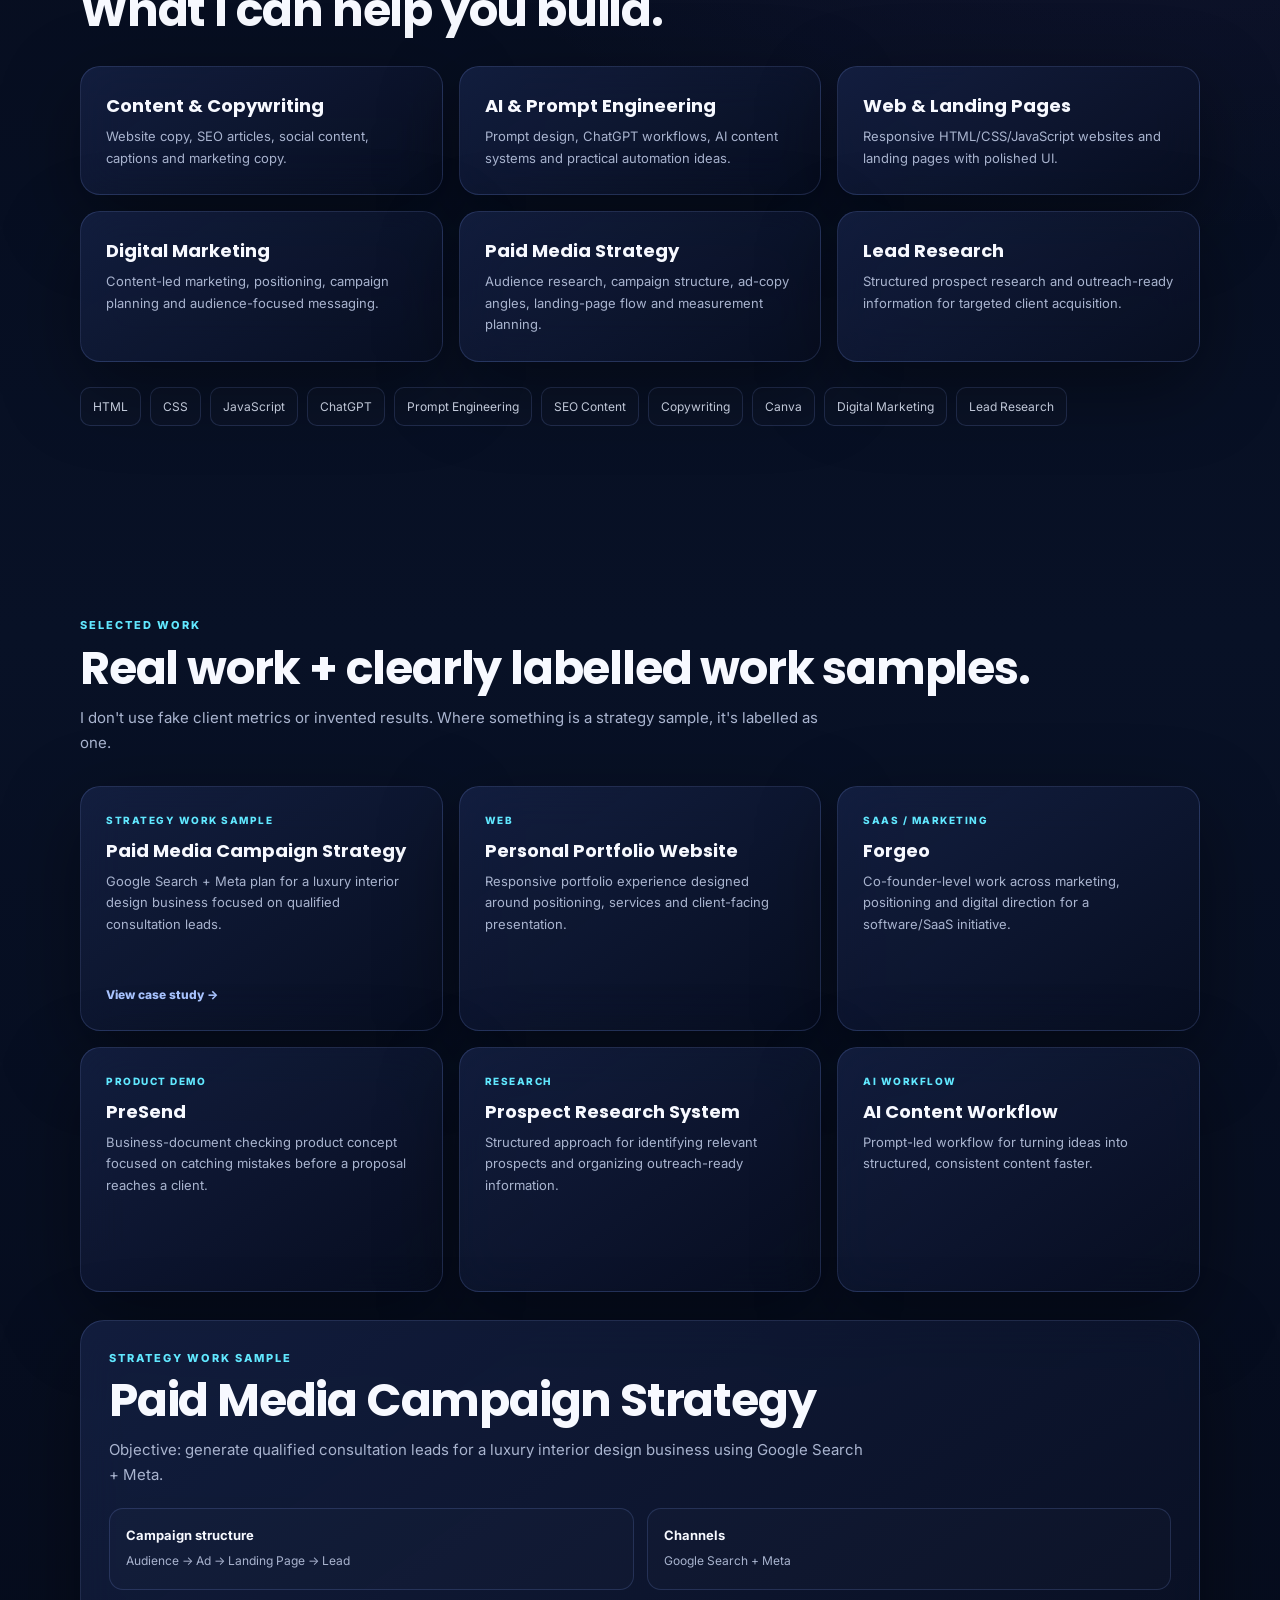
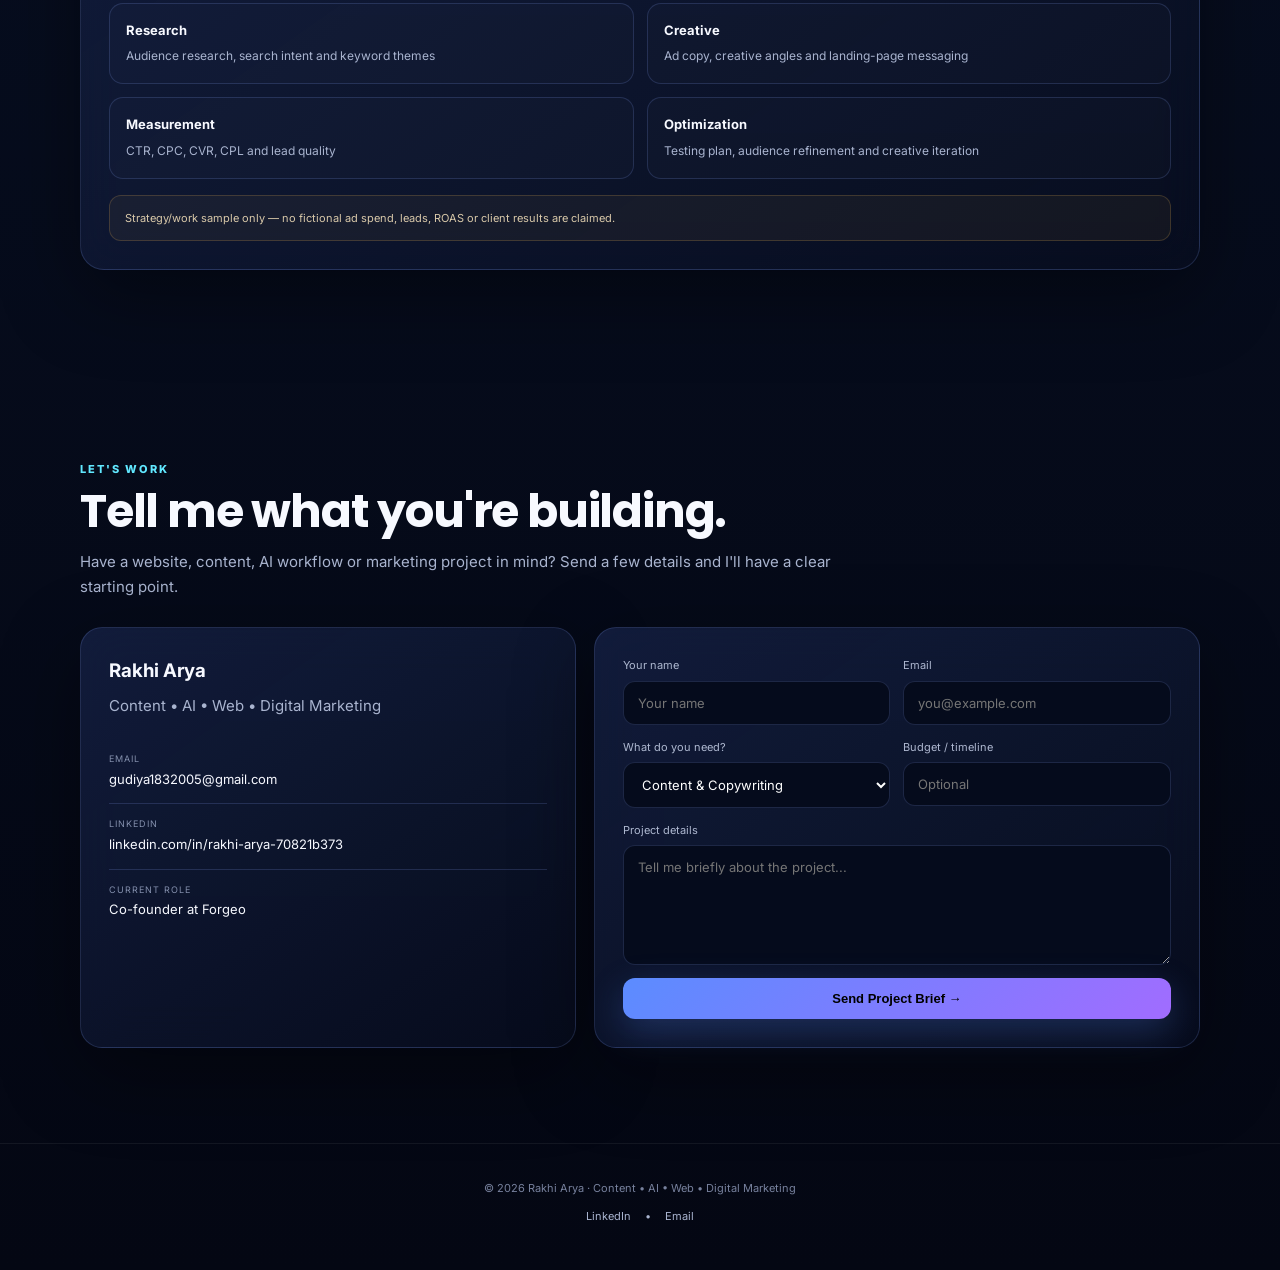
<file: Rakhi_Arya_Portfolio_Premium.html>
<!doctype html>
<html lang="en">
<head>
<meta charset="utf-8"><meta name="viewport" content="width=device-width,initial-scale=1">
<title>Rakhi Arya | Content, AI, Web & Digital Marketing</title>
<meta name="description" content="Rakhi Arya — Content & Copywriter, AI & Prompt Engineer, Web Developer, Digital Marketing and Co-founder at Forgeo.">
<link rel="preconnect" href="https://fonts.googleapis.com"><link rel="preconnect" href="https://fonts.gstatic.com" crossorigin>
<link href="https://fonts.googleapis.com/css2?family=Inter:wght@400;500;600;700;800&family=Poppins:wght@600;700;800&display=swap" rel="stylesheet">
<style>
:root{--bg:#040713;--bg2:#081126;--glass:rgba(13,22,48,.62);--glass2:rgba(20,32,67,.52);--line:rgba(137,166,255,.18);--text:#f7f9ff;--muted:#a9b4cf;--blue:#5b8cff;--cyan:#61e8ff;--purple:#a16cff;--green:#55e5a3;--shadow:0 25px 80px rgba(0,0,0,.38)}
*{box-sizing:border-box;margin:0;padding:0}html{scroll-behavior:smooth}body{font-family:Inter,Arial,sans-serif;color:var(--text);background:radial-gradient(circle at 10% 5%,rgba(91,140,255,.18),transparent 28%),radial-gradient(circle at 90% 18%,rgba(161,108,255,.14),transparent 27%),linear-gradient(180deg,var(--bg),var(--bg2),var(--bg));line-height:1.65;overflow-x:hidden}body:before{content:"";position:fixed;inset:0;pointer-events:none;opacity:.28;background-image:linear-gradient(rgba(255,255,255,.025) 1px,transparent 1px),linear-gradient(90deg,rgba(255,255,255,.025) 1px,transparent 1px);background-size:48px 48px;mask-image:linear-gradient(#000,transparent 80%)}a{text-decoration:none;color:inherit}.wrap{width:min(1120px,92%);margin:auto}.glass{background:linear-gradient(145deg,rgba(24,37,76,.68),rgba(8,14,32,.64));border:1px solid var(--line);backdrop-filter:blur(22px);-webkit-backdrop-filter:blur(22px);box-shadow:var(--shadow)}
nav{position:fixed;z-index:50;top:14px;left:50%;transform:translateX(-50%);width:min(1100px,92%);height:62px;padding:0 18px;border-radius:20px;display:flex;align-items:center;justify-content:space-between;background:rgba(5,9,23,.68);border:1px solid var(--line);backdrop-filter:blur(20px);-webkit-backdrop-filter:blur(20px)}.logo{font:800 20px Poppins;letter-spacing:-.5px}.logo span{color:var(--cyan)}.navlinks{display:flex;gap:24px;align-items:center;color:var(--muted);font-size:13px;font-weight:600}.navlinks a:hover{color:#fff}.nav-cta{padding:9px 14px;border-radius:10px;background:linear-gradient(135deg,var(--blue),var(--purple));color:#fff!important}.hamb{display:none;width:42px;height:40px;border:1px solid var(--line);border-radius:11px;background:#ffffff08;color:#fff;font-size:22px;cursor:pointer}.mobile{display:none;position:absolute;top:70px;left:0;right:0;padding:12px;border-radius:18px;background:rgba(6,11,28,.94);border:1px solid var(--line);backdrop-filter:blur(20px)}.mobile a{display:block;padding:12px 14px;color:#d9e0f4;border-radius:10px}.mobile a:hover{background:#ffffff08}.mobile.show{display:block}
.hero{min-height:100vh;padding:145px 0 80px;display:grid;grid-template-columns:1.14fr .86fr;align-items:center;gap:55px}.status{display:inline-flex;align-items:center;gap:8px;padding:8px 13px;border-radius:999px;border:1px solid rgba(85,229,163,.2);background:rgba(85,229,163,.06);color:#bff8df;font-size:12px;font-weight:700}.dot{width:7px;height:7px;border-radius:50%;background:var(--green);box-shadow:0 0 15px var(--green)}h1{font:800 clamp(48px,7vw,78px)/1.03 Poppins;letter-spacing:-3.5px;margin:20px 0}.gradient{background:linear-gradient(90deg,#fff,#9bbcff 45%,#65e7ff);-webkit-background-clip:text;background-clip:text;color:transparent}.hero-role{font-size:19px;font-weight:700;margin-bottom:18px}.cyan{color:var(--cyan)}.hero-copy{max-width:690px;color:var(--muted);font-size:17px}.hero-actions{display:flex;gap:12px;flex-wrap:wrap;margin-top:28px}.btn{display:inline-flex;align-items:center;justify-content:center;padding:13px 18px;border-radius:12px;border:1px solid var(--line);background:#ffffff06;font-size:13px;font-weight:800;transition:.2s}.btn:hover{transform:translateY(-2px);border-color:#5b8cff66}.primary{border:0;background:linear-gradient(135deg,var(--blue),var(--purple));box-shadow:0 12px 35px rgba(91,140,255,.25)}
.hero-card{padding:28px;border-radius:28px;position:relative;overflow:hidden}.hero-card:before{content:"";position:absolute;width:180px;height:180px;border-radius:50%;background:#5b8cff33;filter:blur(50px);right:-60px;top:-50px}.avatar{position:relative;width:110px;height:110px;border-radius:30px;display:grid;place-items:center;background:linear-gradient(135deg,var(--blue),var(--purple));font:800 39px Poppins;box-shadow:0 0 65px rgba(91,140,255,.3);margin-bottom:20px}.hero-card h3{font:700 23px Poppins}.hero-card p{color:var(--muted);font-size:14px;margin-top:6px}.chips{display:flex;flex-wrap:wrap;gap:8px;margin-top:20px}.chip{font-size:11px;color:#d7def0;padding:8px 10px;border-radius:10px;border:1px solid var(--line);background:#ffffff05}.mini-grid{display:grid;grid-template-columns:1fr 1fr;gap:10px;margin-top:22px}.mini{padding:13px;border-radius:13px;background:#ffffff05;border:1px solid var(--line)}.mini b{display:block;font-size:12px}.mini span{color:var(--muted);font-size:11px}
section{padding:95px 0}.eyebrow{font-size:11px;letter-spacing:2px;text-transform:uppercase;color:var(--cyan);font-weight:800;margin-bottom:8px}h2{font:700 clamp(32px,4vw,46px)/1.12 Poppins;letter-spacing:-1.2px;margin-bottom:12px}.lead{max-width:760px;color:var(--muted);font-size:15px}.grid{display:grid;grid-template-columns:repeat(3,1fr);gap:16px;margin-top:30px}.card{padding:25px;border-radius:20px}.card:hover{transform:translateY(-5px);transition:.22s;border-color:rgba(97,232,255,.28)}.icon{font-size:25px;margin-bottom:13px}.card h3{font:700 18px Poppins;margin-bottom:7px}.card p{font-size:13px;color:var(--muted)}.skills{display:flex;flex-wrap:wrap;gap:9px;margin-top:25px}.skill{padding:9px 12px;border-radius:10px;border:1px solid var(--line);background:#ffffff04;color:#d8e0f2;font-size:12px}
.work-card{min-height:245px;display:flex;flex-direction:column;justify-content:space-between}.type{font-size:10px;letter-spacing:1.5px;text-transform:uppercase;color:var(--cyan);font-weight:800;margin-bottom:9px}.work-link{display:inline-block;margin-top:18px;color:#a9c4ff;font-size:12px;font-weight:800}.case{margin-top:28px;padding:28px;border-radius:24px}.case-grid{display:grid;grid-template-columns:repeat(2,1fr);gap:13px;margin-top:20px}.case-item{padding:16px;border:1px solid var(--line);background:#ffffff04;border-radius:14px}.case-item b{display:block;font-size:13px}.case-item span{font-size:12px;color:var(--muted)}.note{margin-top:16px;padding:13px 15px;border-radius:12px;border:1px solid rgba(255,193,91,.18);background:rgba(255,193,91,.05);font-size:11px;color:#d9c9aa}
.contact-wrap{display:grid;grid-template-columns:.9fr 1.1fr;gap:18px}.contact-card{padding:28px;border-radius:22px}.contact-list{margin-top:20px}.contact-row{padding:13px 0;border-bottom:1px solid var(--line);font-size:13px}.contact-row:last-child{border-bottom:0}.contact-row small{display:block;text-transform:uppercase;letter-spacing:1px;color:#8490ad;font-size:9px;margin-bottom:2px}.form{display:grid;grid-template-columns:1fr 1fr;gap:13px}.field{display:flex;flex-direction:column;gap:6px}.field.full{grid-column:1/-1}.field label{font-size:11px;color:#aeb8d0}.field input,.field textarea,.field select{width:100%;padding:13px 14px;border-radius:12px;border:1px solid var(--line);outline:0;background:#050b1c;color:#fff;font:13px Inter}.field textarea{min-height:120px;resize:vertical}.field input:focus,.field textarea:focus,.field select:focus{border-color:#5b8cff88}.form button{cursor:pointer;border:0}
footer{padding:35px 0 45px;border-top:1px solid rgba(255,255,255,.06);text-align:center;color:#77819d;font-size:11px}.social{display:flex;justify-content:center;gap:14px;margin-top:10px;color:#aab5d0}.social a:hover{color:#fff}
@media(max-width:850px){.navlinks{display:none}.hamb{display:block}.hero{grid-template-columns:1fr;padding-top:125px}.grid{grid-template-columns:1fr 1fr}.contact-wrap{grid-template-columns:1fr}}
@media(max-width:560px){nav{height:58px}.hero{padding-top:110px}.grid,.case-grid,.form{grid-template-columns:1fr}.field.full{grid-column:auto}.hero-copy{font-size:15px}h1{letter-spacing:-2.5px}.hero-card{padding:22px}section{padding:72px 0}.mini-grid{grid-template-columns:1fr 1fr}}
</style></head>
<body>
<nav><a class="logo" href="#top">Rakhi<span>.</span></a><div class="navlinks"><a href="#about">About</a><a href="#services">Services</a><a href="#work">Work</a><a href="#contact">Contact</a><a class="nav-cta" href="#contact">Let's Talk</a></div><button class="hamb" id="hamb">☰</button><div class="mobile" id="mobile"><a href="#about">About</a><a href="#services">Services</a><a href="#work">Work</a><a href="#contact">Contact</a></div></nav>
<main id="top">
<section class="hero wrap"><div><span class="status"><i class="dot"></i> Open to freelance & project work</span><h1>Hi, I'm <span class="gradient">Rakhi Arya.</span></h1><div class="hero-role">Content • <span class="cyan">AI • Web • Digital Marketing</span></div><p class="hero-copy">I help businesses turn ideas into clear content, practical AI workflows and polished digital experiences — with a strong focus on communication, execution and business goals.</p><div class="hero-actions"><a class="btn primary" href="#work">Explore My Work →</a><a class="btn" href="#contact">Start a Project</a></div></div><div class="hero-card glass"><div class="avatar">RA</div><h3>Content × AI × Digital</h3><p>Content & Copywriter · AI & Prompt Engineer · Web Developer · Digital Marketing</p><div class="chips"><span class="chip">Content & Copy</span><span class="chip">Prompt Engineering</span><span class="chip">Web & Landing Pages</span><span class="chip">Digital Marketing</span></div><div class="mini-grid"><div class="mini"><b>Co-founder</b><span>Forgeo</span></div><div class="mini"><b>Focus</b><span>Client projects</span></div></div></div></section>
<section id="about"><div class="wrap"><div class="eyebrow">About</div><h2>More than a portfolio. A snapshot of how I work.</h2><p class="lead">I work at the intersection of content, AI and digital execution. My approach is simple: understand the goal first, keep the output practical, and make every asset useful to the business.</p><div class="grid"><div class="card glass"><div class="icon">✦</div><h3>Content that communicates</h3><p>Website copy, SEO content, social content and marketing messaging built around audience, clarity and intent.</p></div><div class="card glass"><div class="icon">⌘</div><h3>AI with a purpose</h3><p>Prompt systems and AI-assisted workflows designed to reduce repetitive work and improve consistency.</p></div><div class="card glass"><div class="icon">◈</div><h3>Digital execution</h3><p>Responsive websites and landing pages with clean structure, premium presentation and conversion-focused thinking.</p></div></div></div></section>
<section id="services"><div class="wrap"><div class="eyebrow">Capabilities</div><h2>What I can help you build.</h2><div class="grid"><div class="card glass"><h3>Content & Copywriting</h3><p>Website copy, SEO articles, social content, captions and marketing copy.</p></div><div class="card glass"><h3>AI & Prompt Engineering</h3><p>Prompt design, ChatGPT workflows, AI content systems and practical automation ideas.</p></div><div class="card glass"><h3>Web & Landing Pages</h3><p>Responsive HTML/CSS/JavaScript websites and landing pages with polished UI.</p></div><div class="card glass"><h3>Digital Marketing</h3><p>Content-led marketing, positioning, campaign planning and audience-focused messaging.</p></div><div class="card glass"><h3>Paid Media Strategy</h3><p>Audience research, campaign structure, ad-copy angles, landing-page flow and measurement planning.</p></div><div class="card glass"><h3>Lead Research</h3><p>Structured prospect research and outreach-ready information for targeted client acquisition.</p></div></div><div class="skills"><span class="skill">HTML</span><span class="skill">CSS</span><span class="skill">JavaScript</span><span class="skill">ChatGPT</span><span class="skill">Prompt Engineering</span><span class="skill">SEO Content</span><span class="skill">Copywriting</span><span class="skill">Canva</span><span class="skill">Digital Marketing</span><span class="skill">Lead Research</span></div></div></section>
<section id="work"><div class="wrap"><div class="eyebrow">Selected work</div><h2>Real work + clearly labelled work samples.</h2><p class="lead">I don't use fake client metrics or invented results. Where something is a strategy sample, it's labelled as one.</p><div class="grid"><div class="card glass work-card"><div><div class="type">Strategy Work Sample</div><h3>Paid Media Campaign Strategy</h3><p>Google Search + Meta plan for a luxury interior design business focused on qualified consultation leads.</p></div><a class="work-link" href="#paid-media">View case study →</a></div><div class="card glass work-card"><div><div class="type">Web</div><h3>Personal Portfolio Website</h3><p>Responsive portfolio experience designed around positioning, services and client-facing presentation.</p></div></div><div class="card glass work-card"><div><div class="type">SaaS / Marketing</div><h3>Forgeo</h3><p>Co-founder-level work across marketing, positioning and digital direction for a software/SaaS initiative.</p></div></div><div class="card glass work-card"><div><div class="type">Product Demo</div><h3>PreSend</h3><p>Business-document checking product concept focused on catching mistakes before a proposal reaches a client.</p></div></div><div class="card glass work-card"><div><div class="type">Research</div><h3>Prospect Research System</h3><p>Structured approach for identifying relevant prospects and organizing outreach-ready information.</p></div></div><div class="card glass work-card"><div><div class="type">AI Workflow</div><h3>AI Content Workflow</h3><p>Prompt-led workflow for turning ideas into structured, consistent content faster.</p></div></div></div>
<div class="case glass" id="paid-media"><div class="eyebrow">Strategy work sample</div><h2>Paid Media Campaign Strategy</h2><p class="lead">Objective: generate qualified consultation leads for a luxury interior design business using Google Search + Meta.</p><div class="case-grid"><div class="case-item"><b>Campaign structure</b><span>Audience → Ad → Landing Page → Lead</span></div><div class="case-item"><b>Channels</b><span>Google Search + Meta</span></div><div class="case-item"><b>Research</b><span>Audience research, search intent and keyword themes</span></div><div class="case-item"><b>Creative</b><span>Ad copy, creative angles and landing-page messaging</span></div><div class="case-item"><b>Measurement</b><span>CTR, CPC, CVR, CPL and lead quality</span></div><div class="case-item"><b>Optimization</b><span>Testing plan, audience refinement and creative iteration</span></div></div><div class="note">Strategy/work sample only — no fictional ad spend, leads, ROAS or client results are claimed.</div></div></div></section>
<section id="contact"><div class="wrap"><div class="eyebrow">Let's work</div><h2>Tell me what you're building.</h2><p class="lead">Have a website, content, AI workflow or marketing project in mind? Send a few details and I'll have a clear starting point.</p><div class="contact-wrap" style="margin-top:28px"><div class="contact-card glass"><h3>Rakhi Arya</h3><p class="lead" style="margin-top:7px">Content • AI • Web • Digital Marketing</p><div class="contact-list"><div class="contact-row"><small>Email</small>gudiya1832005@gmail.com</div><div class="contact-row"><small>LinkedIn</small><a href="https://www.linkedin.com/in/rakhi-arya-70821b373/" target="_blank">linkedin.com/in/rakhi-arya-70821b373</a></div><div class="contact-row"><small>Current role</small>Co-founder at Forgeo</div></div></div><div class="contact-card glass"><form class="form" id="projectForm"><div class="field"><label>Your name</label><input id="name" required placeholder="Your name"></div><div class="field"><label>Email</label><input id="email" type="email" required placeholder="you@example.com"></div><div class="field"><label>What do you need?</label><select id="service"><option>Content & Copywriting</option><option>AI / Prompt Engineering</option><option>Website / Landing Page</option><option>Digital Marketing</option><option>Paid Media Strategy</option><option>Lead Research</option><option>Other</option></select></div><div class="field"><label>Budget / timeline</label><input id="budget" placeholder="Optional"></div><div class="field full"><label>Project details</label><textarea id="details" required placeholder="Tell me briefly about the project..."></textarea></div><div class="field full"><button class="btn primary" type="submit">Send Project Brief →</button></div></form></div></div></div></section>
</main><footer>© 2026 Rakhi Arya · Content • AI • Web • Digital Marketing<div class="social"><a href="https://www.linkedin.com/in/rakhi-arya-70821b373/" target="_blank">LinkedIn</a><span>•</span><a href="mailto:gudiya1832005@gmail.com">Email</a></div></footer>
<script>const h=document.getElementById('hamb'),m=document.getElementById('mobile');h.onclick=()=>m.classList.toggle('show');document.querySelectorAll('.mobile a').forEach(a=>a.onclick=()=>m.classList.remove('show'));document.getElementById('projectForm').addEventListener('submit',e=>{e.preventDefault();const n=document.getElementById('name').value,em=document.getElementById('email').value,s=document.getElementById('service').value,b=document.getElementById('budget').value,d=document.getElementById('details').value;const sub=encodeURIComponent('Portfolio Project Inquiry — '+s);const body=encodeURIComponent('Name: '+n+'\nEmail: '+em+'\nService: '+s+'\nBudget/Timeline: '+b+'\n\nProject details:\n'+d);location.href='mailto:gudiya1832005@gmail.com?subject='+sub+'&body='+body});</script>
</body></html>
</file>
